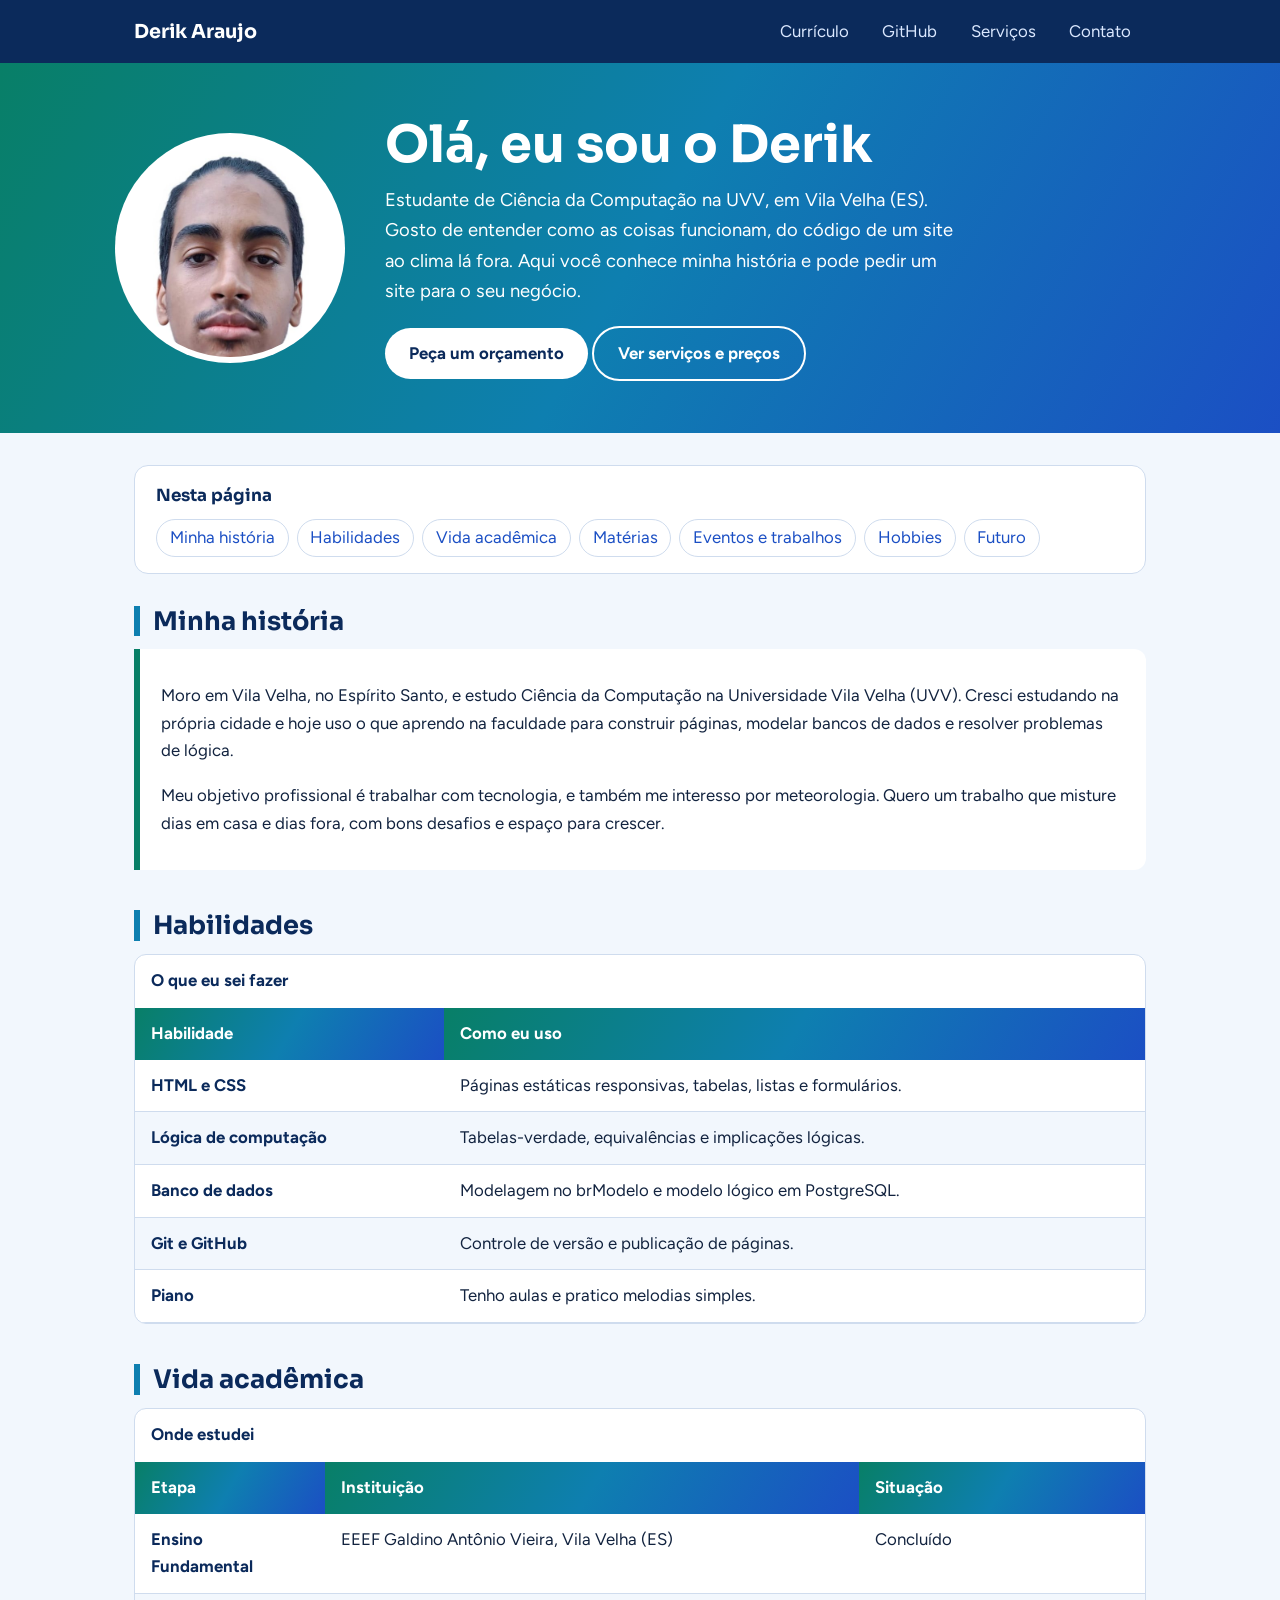
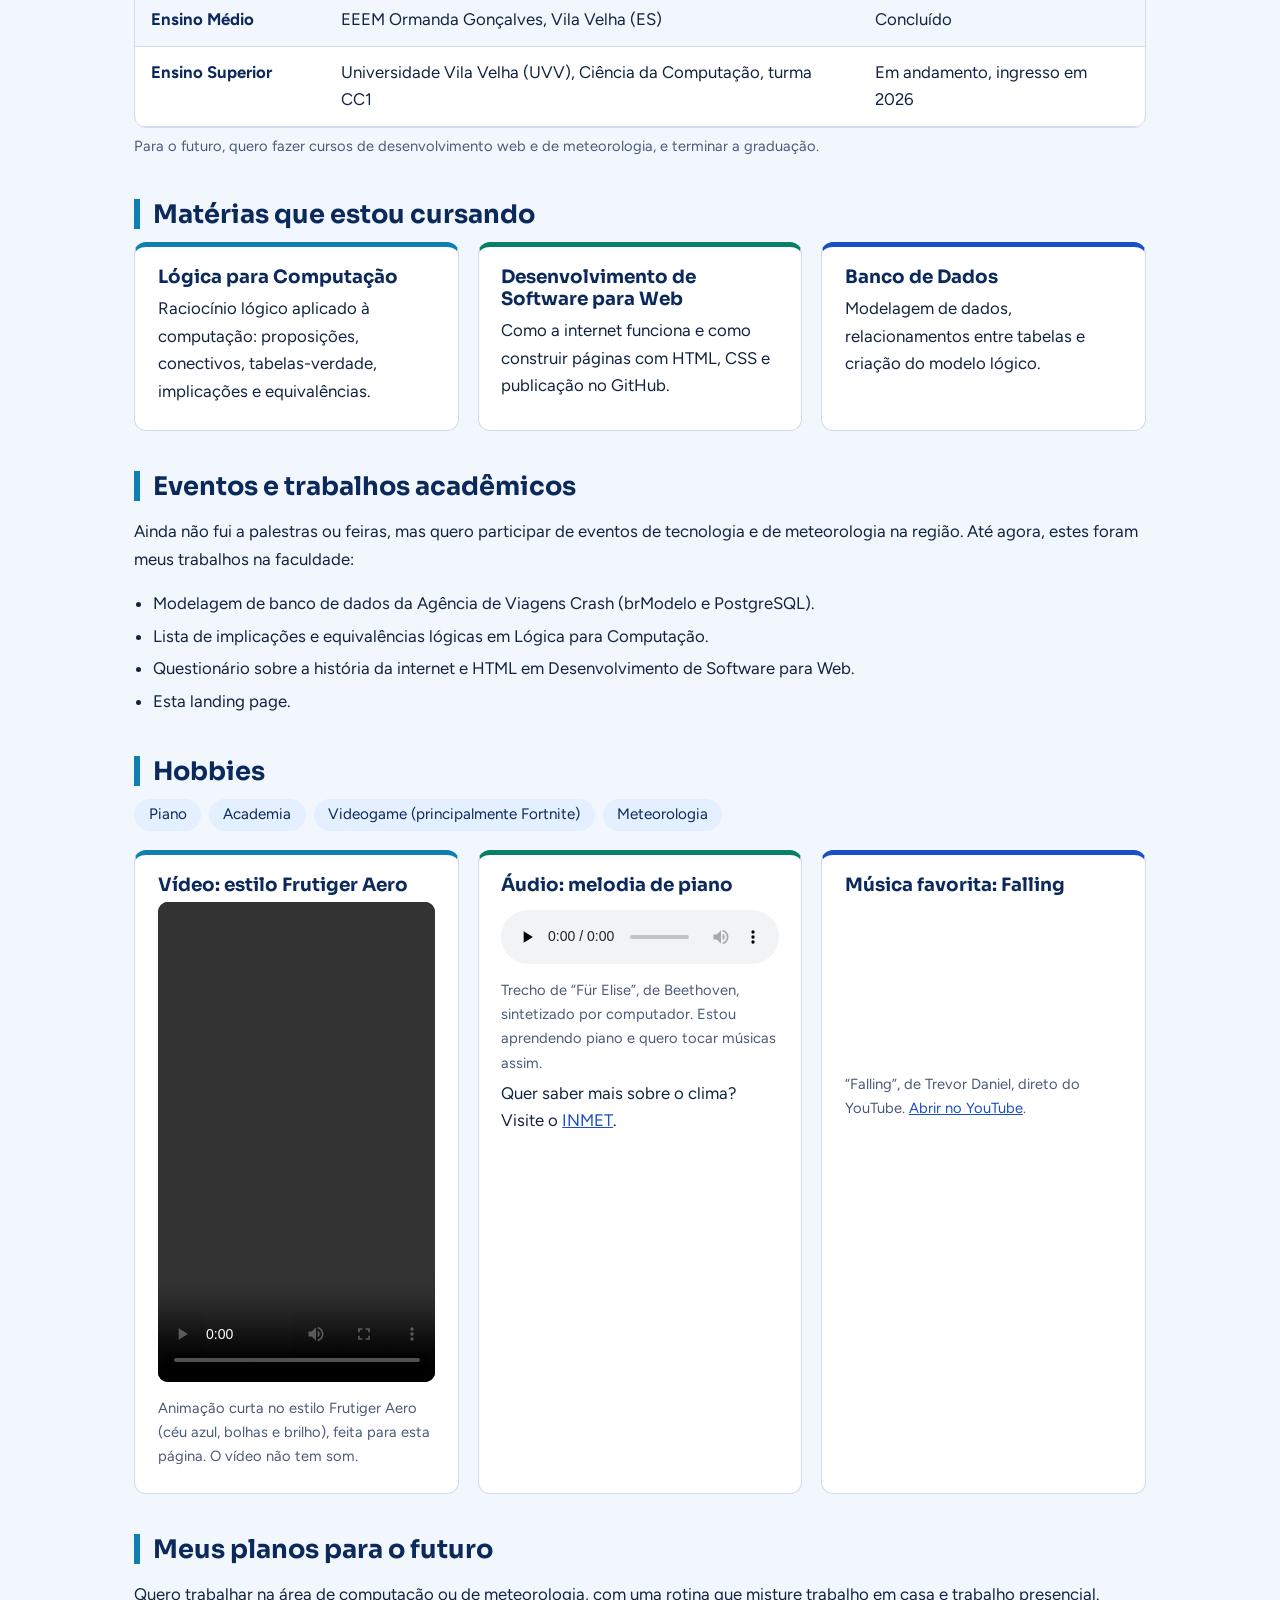
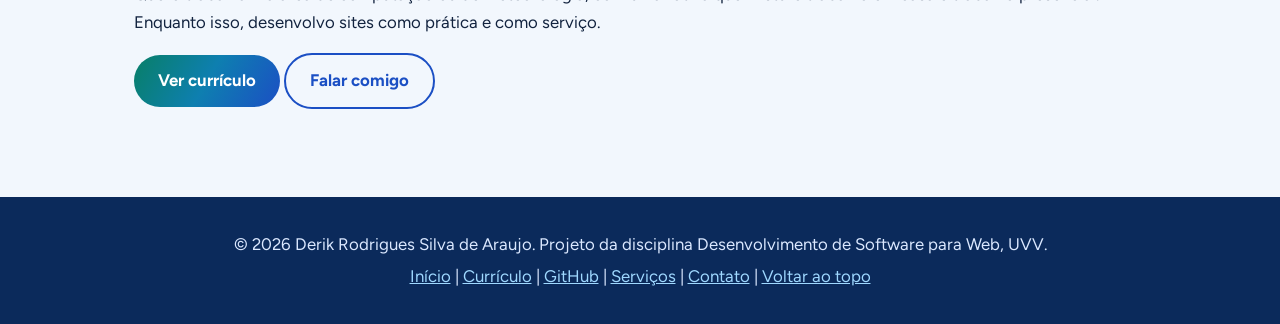
<file: index.html>
<!DOCTYPE html>
<html lang="pt-BR">
<head>
  <meta charset="UTF-8">
  <meta name="viewport" content="width=device-width, initial-scale=1">
  <title>Início | Derik Araujo</title>
  <meta name="description" content="Landing page de Derik Araujo, estudante de Ciência da Computação na UVV, com serviços de criação de sites.">
  <link rel="icon" href="data:image/svg+xml,%3Csvg xmlns='http://www.w3.org/2000/svg' viewBox='0 0 100 100'%3E%3Ctext y='.9em' font-size='90'%3E%F0%9F%8C%8A%3C/text%3E%3C/svg%3E">
  <link rel="preconnect" href="https://fonts.googleapis.com">
  <link rel="preconnect" href="https://fonts.gstatic.com" crossorigin>
  <link href="https://fonts.googleapis.com/css2?family=Figtree:wght@400;600;700&family=Sora:wght@600;700&display=swap" rel="stylesheet">
  <link rel="stylesheet" href="style.css">
</head>
<body id="topo">
  <header class="topo">
    <div class="topo-interno">
      <a class="marca" href="index.html">Derik Araujo</a>
      <nav class="menu" aria-label="Menu principal">
        <a href="curriculo.html">Currículo</a>
        <a href="github.html">GitHub</a>
        <a href="servicos.html">Serviços</a>
        <a href="contato.html">Contato</a>
      </nav>
    </div>
  </header>

  <section class="hero">
    <div class="hero-interno">
      <img class="foto" src="foto.jpg" alt="Foto de Derik Araujo" width="230" height="230">
      <div class="hero-texto">
        <h1>Olá, eu sou o Derik</h1>
        <p>Estudante de Ciência da Computação na UVV, em Vila Velha (ES). Gosto de entender como as coisas funcionam, do código de um site ao clima lá fora. Aqui você conhece minha história e pode pedir um site para o seu negócio.</p>
        <a class="botao" href="contato.html">Peça um orçamento</a>
        <a class="botao botao-claro" style="color:#fff;border-color:#fff" href="servicos.html">Ver serviços e preços</a>
      </div>
    </div>
  </section>

  <main class="container">
    <nav class="indice" aria-label="Seções desta página">
      <strong>Nesta página</strong>
      <ul>
        <li><a href="#historia">Minha história</a></li>
        <li><a href="#habilidades">Habilidades</a></li>
        <li><a href="#academico">Vida acadêmica</a></li>
        <li><a href="#materias">Matérias</a></li>
        <li><a href="#eventos">Eventos e trabalhos</a></li>
        <li><a href="#hobbies">Hobbies</a></li>
        <li><a href="#futuro">Futuro</a></li>
      </ul>
    </nav>

    <section class="secao" id="historia">
      <h2>Minha história</h2>
      <div class="destaque">
        <p>Moro em Vila Velha, no Espírito Santo, e estudo Ciência da Computação na Universidade Vila Velha (UVV). Cresci estudando na própria cidade e hoje uso o que aprendo na faculdade para construir páginas, modelar bancos de dados e resolver problemas de lógica.</p>
        <p>Meu objetivo profissional é trabalhar com tecnologia, e também me interesso por meteorologia. Quero um trabalho que misture dias em casa e dias fora, com bons desafios e espaço para crescer.</p>
      </div>
    </section>

    <section class="secao" id="habilidades">
      <h2>Habilidades</h2>
      <div class="tabela-rolagem">
        <table>
          <caption>O que eu sei fazer</caption>
          <thead>
            <tr><th scope="col">Habilidade</th><th scope="col">Como eu uso</th></tr>
          </thead>
          <tbody>
            <tr><th scope="row">HTML e CSS</th><td>Páginas estáticas responsivas, tabelas, listas e formulários.</td></tr>
            <tr><th scope="row">Lógica de computação</th><td>Tabelas-verdade, equivalências e implicações lógicas.</td></tr>
            <tr><th scope="row">Banco de dados</th><td>Modelagem no brModelo e modelo lógico em PostgreSQL.</td></tr>
            <tr><th scope="row">Git e GitHub</th><td>Controle de versão e publicação de páginas.</td></tr>
            <tr><th scope="row">Piano</th><td>Tenho aulas e pratico melodias simples.</td></tr>
          </tbody>
        </table>
      </div>
    </section>

    <section class="secao" id="academico">
      <h2>Vida acadêmica</h2>
      <div class="tabela-rolagem">
        <table>
          <caption>Onde estudei</caption>
          <thead>
            <tr><th scope="col">Etapa</th><th scope="col">Instituição</th><th scope="col">Situação</th></tr>
          </thead>
          <tbody>
            <tr><th scope="row">Ensino Fundamental</th><td>EEEF Galdino Antônio Vieira, Vila Velha (ES)</td><td>Concluído</td></tr>
            <tr><th scope="row">Ensino Médio</th><td>EEEM Ormanda Gonçalves, Vila Velha (ES)</td><td>Concluído</td></tr>
            <tr><th scope="row">Ensino Superior</th><td>Universidade Vila Velha (UVV), Ciência da Computação, turma CC1</td><td>Em andamento, ingresso em 2026</td></tr>
          </tbody>
        </table>
      </div>
      <p class="legenda">Para o futuro, quero fazer cursos de desenvolvimento web e de meteorologia, e terminar a graduação.</p>
    </section>

    <section class="secao" id="materias">
      <h2>Matérias que estou cursando</h2>
      <div class="grade">
        <article class="cartao">
          <h3>Lógica para Computação</h3>
          <p>Raciocínio lógico aplicado à computação: proposições, conectivos, tabelas-verdade, implicações e equivalências.</p>
        </article>
        <article class="cartao verde">
          <h3>Desenvolvimento de Software para Web</h3>
          <p>Como a internet funciona e como construir páginas com HTML, CSS e publicação no GitHub.</p>
        </article>
        <article class="cartao azul">
          <h3>Banco de Dados</h3>
          <p>Modelagem de dados, relacionamentos entre tabelas e criação do modelo lógico.</p>
        </article>
      </div>
    </section>

    <section class="secao" id="eventos">
      <h2>Eventos e trabalhos acadêmicos</h2>
      <p>Ainda não fui a palestras ou feiras, mas quero participar de eventos de tecnologia e de meteorologia na região. Até agora, estes foram meus trabalhos na faculdade:</p>
      <ul class="lista-simples">
        <li>Modelagem de banco de dados da Agência de Viagens Crash (brModelo e PostgreSQL).</li>
        <li>Lista de implicações e equivalências lógicas em Lógica para Computação.</li>
        <li>Questionário sobre a história da internet e HTML em Desenvolvimento de Software para Web.</li>
        <li>Esta landing page.</li>
      </ul>
    </section>

    <section class="secao" id="hobbies">
      <h2>Hobbies</h2>
      <ul class="etiquetas">
        <li>Piano</li><li>Academia</li><li>Videogame (principalmente Fortnite)</li><li>Meteorologia</li>
      </ul>
      <div class="midia" style="margin-top:1.2rem">
        <div class="cartao">
          <h3>Vídeo: estilo Frutiger Aero</h3>
          <video controls preload="metadata" width="854" height="480">
            <source src="video.mp4" type="video/mp4">
            Seu navegador não suporta vídeo.
          </video>
          <p class="legenda">Animação curta no estilo Frutiger Aero (céu azul, bolhas e brilho), feita para esta página. O vídeo não tem som.</p>
        </div>
        <div class="cartao verde">
          <h3>Áudio: melodia de piano</h3>
          <audio controls preload="none">
            <source src="melodia.mp3" type="audio/mpeg">
            Seu navegador não suporta áudio.
          </audio>
          <p class="legenda">Trecho de &ldquo;Für Elise&rdquo;, de Beethoven, sintetizado por computador. Estou aprendendo piano e quero tocar músicas assim.</p>
          <p>Quer saber mais sobre o clima? Visite o <a href="https://portal.inmet.gov.br" target="_blank" rel="noopener noreferrer">INMET</a>.</p>
        </div>
        <div class="cartao azul">
          <h3>Música favorita: Falling</h3>
          <iframe src="https://www.youtube.com/embed/vqEumEHjPQg" title="Trevor Daniel, Falling, no YouTube" loading="lazy" allow="encrypted-media; picture-in-picture" allowfullscreen style="border:0;width:100%;aspect-ratio:16/9;border-radius:10px"></iframe>
          <p class="legenda">&ldquo;Falling&rdquo;, de Trevor Daniel, direto do YouTube. <a href="https://www.youtube.com/watch?v=vqEumEHjPQg" target="_blank" rel="noopener noreferrer">Abrir no YouTube</a>.</p>
        </div>
      </div>
    </section>

    <section class="secao" id="futuro">
      <h2>Meus planos para o futuro</h2>
      <p>Quero trabalhar na área de computação ou de meteorologia, com uma rotina que misture trabalho em casa e trabalho presencial. Enquanto isso, desenvolvo sites como prática e como serviço.</p>
      <p>
        <a class="botao botao-cheio" href="curriculo.html">Ver currículo</a>
        <a class="botao botao-claro" href="contato.html">Falar comigo</a>
      </p>
    </section>
  </main>

  <footer class="rodape">
    <p>&copy; 2026 Derik Rodrigues Silva de Araujo. Projeto da disciplina Desenvolvimento de Software para Web, UVV.</p>
    <p>
      <a href="index.html">Início</a> |
      <a href="curriculo.html">Currículo</a> |
      <a href="github.html">GitHub</a> |
      <a href="servicos.html">Serviços</a> |
      <a href="contato.html">Contato</a> |
      <a href="#topo">Voltar ao topo</a>
    </p>
  </footer>
  <script src="script.js"></script>
</body>
</html>
</file>
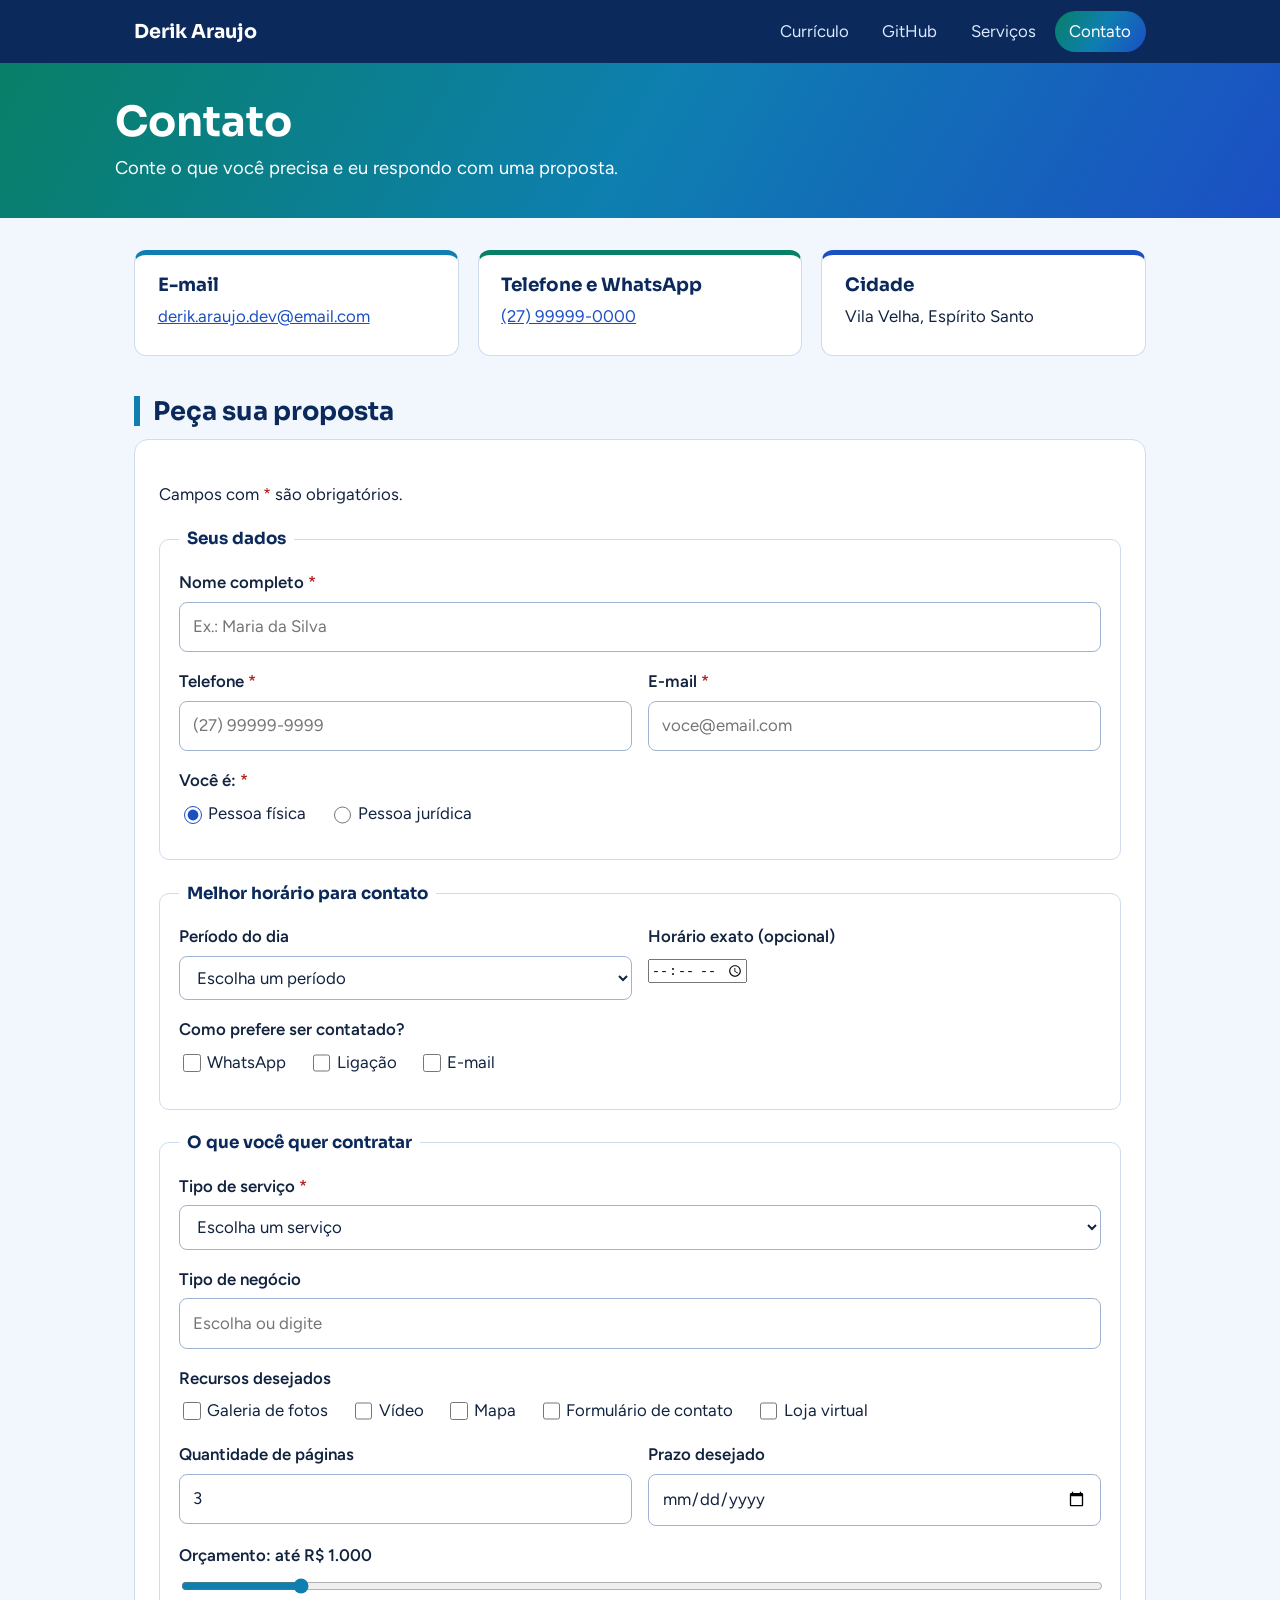
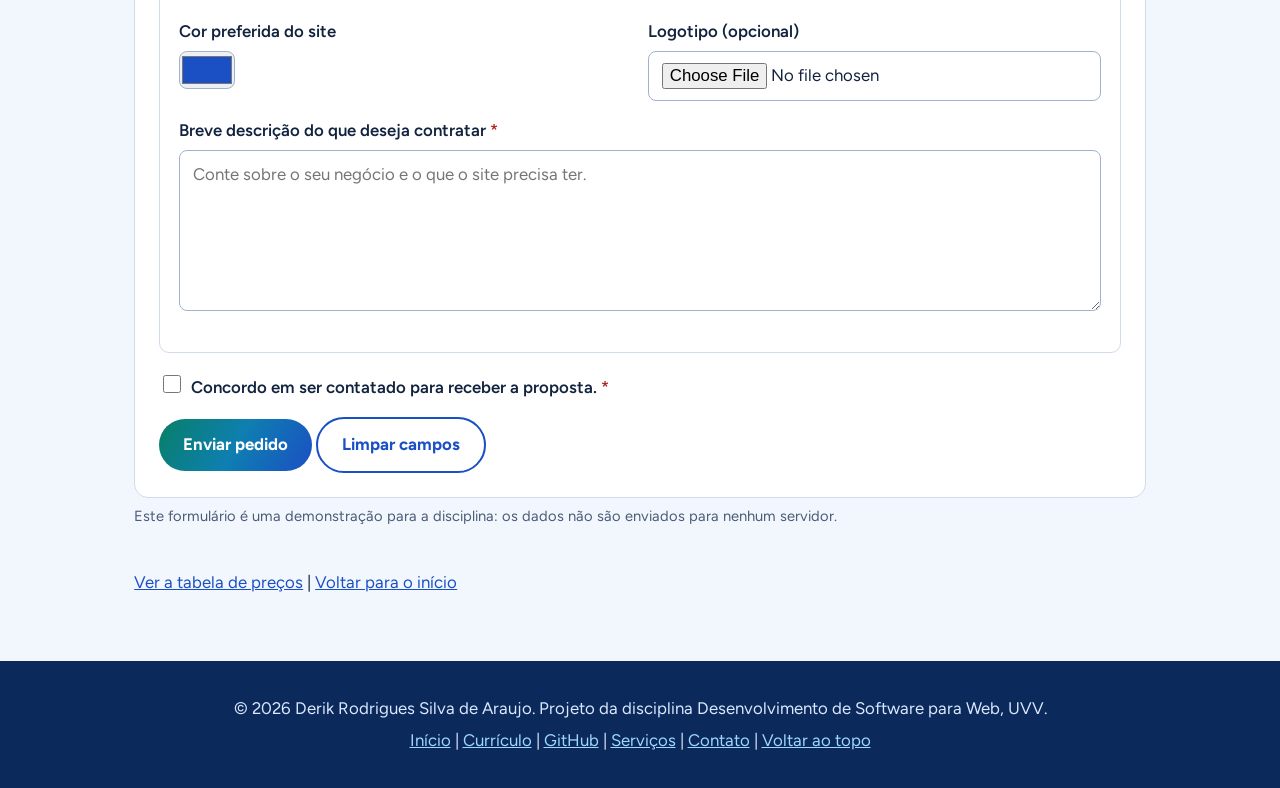
<file: contato.html>
<!DOCTYPE html>
<html lang="pt-BR">
<head>
  <meta charset="UTF-8">
  <meta name="viewport" content="width=device-width, initial-scale=1">
  <title>Contato | Derik Araujo</title>
  <meta name="description" content="Formulário de contato para pedir proposta de criação de site com Derik Araujo.">
  <link rel="icon" href="data:image/svg+xml,%3Csvg xmlns='http://www.w3.org/2000/svg' viewBox='0 0 100 100'%3E%3Ctext y='.9em' font-size='90'%3E%F0%9F%8C%8A%3C/text%3E%3C/svg%3E">
  <link rel="preconnect" href="https://fonts.googleapis.com">
  <link rel="preconnect" href="https://fonts.gstatic.com" crossorigin>
  <link href="https://fonts.googleapis.com/css2?family=Figtree:wght@400;600;700&family=Sora:wght@600;700&display=swap" rel="stylesheet">
  <link rel="stylesheet" href="style.css">
</head>
<body id="topo">
  <header class="topo">
    <div class="topo-interno">
      <a class="marca" href="index.html">Derik Araujo</a>
      <nav class="menu" aria-label="Menu principal">
        <a href="curriculo.html">Currículo</a>
        <a href="github.html">GitHub</a>
        <a href="servicos.html">Serviços</a>
        <a href="contato.html" aria-current="page">Contato</a>
      </nav>
    </div>
  </header>

  <section class="hero hero-simples">
    <div class="hero-interno">
      <div class="hero-texto">
        <h1>Contato</h1>
        <p>Conte o que você precisa e eu respondo com uma proposta.</p>
      </div>
    </div>
  </section>

  <main class="container">
    <section class="secao">
      <div class="grade">
        <article class="cartao">
          <h3>E-mail</h3>
          <p><a href="mailto:derik.araujo.dev@email.com">derik.araujo.dev@email.com</a></p>
        </article>
        <article class="cartao verde">
          <h3>Telefone e WhatsApp</h3>
          <p><a href="tel:+5527999990000">(27) 99999-0000</a></p>
        </article>
        <article class="cartao azul">
          <h3>Cidade</h3>
          <p>Vila Velha, Espírito Santo</p>
        </article>
      </div>
    </section>

    <section class="secao">
      <h2>Peça sua proposta</h2>
      <form class="formulario" id="form-contato" action="#" method="post">
        <p>Campos com <span class="obrigatorio">*</span> são obrigatórios.</p>

        <fieldset>
          <legend>Seus dados</legend>
          <div class="campo">
            <label for="nome">Nome completo <span class="obrigatorio">*</span></label>
            <input type="text" id="nome" name="nome" placeholder="Ex.: Maria da Silva" required>
          </div>
          <div class="campo-linha">
            <div class="campo">
              <label for="telefone">Telefone <span class="obrigatorio">*</span></label>
              <input type="tel" id="telefone" name="telefone" placeholder="(27) 99999-9999" required>
            </div>
            <div class="campo">
              <label for="email">E-mail <span class="obrigatorio">*</span></label>
              <input type="email" id="email" name="email" placeholder="voce@email.com" required>
            </div>
          </div>
          <div class="campo">
            <span class="rotulo">Você é: <span class="obrigatorio">*</span></span>
            <div class="opcoes">
              <label><input type="radio" name="pessoa" value="fisica" checked> Pessoa física</label>
              <label><input type="radio" name="pessoa" value="juridica"> Pessoa jurídica</label>
            </div>
          </div>
        </fieldset>

        <fieldset>
          <legend>Melhor horário para contato</legend>
          <div class="campo-linha">
            <div class="campo">
              <label for="periodo">Período do dia</label>
              <select id="periodo" name="periodo">
                <option value="">Escolha um período</option>
                <optgroup label="Dias úteis">
                  <option value="manha">Manhã (8h às 12h)</option>
                  <option value="tarde">Tarde (12h às 18h)</option>
                  <option value="noite">Noite (18h às 21h)</option>
                </optgroup>
                <optgroup label="Fim de semana">
                  <option value="sabado">Sábado</option>
                  <option value="domingo">Domingo</option>
                </optgroup>
              </select>
            </div>
            <div class="campo">
              <label for="hora">Horário exato (opcional)</label>
              <input type="time" id="hora" name="hora">
            </div>
          </div>
          <div class="campo">
            <span class="rotulo">Como prefere ser contatado?</span>
            <div class="opcoes">
              <label><input type="checkbox" name="canal" value="whatsapp"> WhatsApp</label>
              <label><input type="checkbox" name="canal" value="ligacao"> Ligação</label>
              <label><input type="checkbox" name="canal" value="email"> E-mail</label>
            </div>
          </div>
        </fieldset>

        <fieldset>
          <legend>O que você quer contratar</legend>
          <div class="campo">
            <label for="servico">Tipo de serviço <span class="obrigatorio">*</span></label>
            <select id="servico" name="servico" required>
              <option value="">Escolha um serviço</option>
              <option value="estatica-1-2">Página estática, 1 a 2 páginas</option>
              <option value="estatica-3-5">Página estática, 3 a 5 páginas</option>
              <option value="estatica-5-mais">Página estática, mais de 5 páginas</option>
              <option value="dinamica">Página dinâmica</option>
              <option value="avancada">Página super avançada</option>
            </select>
          </div>
          <div class="campo">
            <label for="negocio">Tipo de negócio</label>
            <input type="text" id="negocio" name="negocio" list="lista-negocios" placeholder="Escolha ou digite">
            <datalist id="lista-negocios">
              <option value="Restaurante"><option value="Academia"><option value="Livraria">
              <option value="Cafeteria"><option value="Escolinha de futebol"><option value="Escolinha de vôlei">
            </datalist>
          </div>
          <div class="campo">
            <span class="rotulo">Recursos desejados</span>
            <div class="opcoes">
              <label><input type="checkbox" name="recurso" value="galeria"> Galeria de fotos</label>
              <label><input type="checkbox" name="recurso" value="video"> Vídeo</label>
              <label><input type="checkbox" name="recurso" value="mapa"> Mapa</label>
              <label><input type="checkbox" name="recurso" value="formulario"> Formulário de contato</label>
              <label><input type="checkbox" name="recurso" value="loja"> Loja virtual</label>
            </div>
          </div>
          <div class="campo-linha">
            <div class="campo">
              <label for="paginas">Quantidade de páginas</label>
              <input type="number" id="paginas" name="paginas" min="1" max="50" value="3">
            </div>
            <div class="campo">
              <label for="prazo">Prazo desejado</label>
              <input type="date" id="prazo" name="prazo">
            </div>
          </div>
          <div class="campo">
            <label for="orcamento">Orçamento: até <output id="saida-orcamento" for="orcamento">R$ 1.000</output></label>
            <input type="range" id="orcamento" name="orcamento" min="300" max="6000" step="100" value="1000">
          </div>
          <div class="campo-linha">
            <div class="campo">
              <label for="cor">Cor preferida do site</label>
              <input type="color" id="cor" name="cor" value="#1b4fc4">
            </div>
            <div class="campo">
              <label for="logo">Logotipo (opcional)</label>
              <input type="file" id="logo" name="logo" accept="image/*">
            </div>
          </div>
          <div class="campo">
            <label for="descricao">Breve descrição do que deseja contratar <span class="obrigatorio">*</span></label>
            <textarea id="descricao" name="descricao" rows="5" maxlength="600" placeholder="Conte sobre o seu negócio e o que o site precisa ter." required></textarea>
          </div>
        </fieldset>

        <div class="campo">
          <label><input type="checkbox" name="aceite" required> Concordo em ser contatado para receber a proposta. <span class="obrigatorio">*</span></label>
        </div>

        <button class="botao botao-cheio" type="submit">Enviar pedido</button>
        <button class="botao botao-claro" type="reset">Limpar campos</button>

        <p class="mensagem" id="mensagem-ok" role="status" aria-live="polite"></p>
      </form>
      <p class="legenda">Este formulário é uma demonstração para a disciplina: os dados não são enviados para nenhum servidor.</p>
    </section>

    <p><a href="servicos.html">Ver a tabela de preços</a> | <a href="index.html">Voltar para o início</a></p>
  </main>

  <footer class="rodape">
    <p>&copy; 2026 Derik Rodrigues Silva de Araujo. Projeto da disciplina Desenvolvimento de Software para Web, UVV.</p>
    <p>
      <a href="index.html">Início</a> |
      <a href="curriculo.html">Currículo</a> |
      <a href="github.html">GitHub</a> |
      <a href="servicos.html">Serviços</a> |
      <a href="contato.html">Contato</a> |
      <a href="#topo">Voltar ao topo</a>
    </p>
  </footer>
  <script src="script.js"></script>
</body>
</html>
</file>
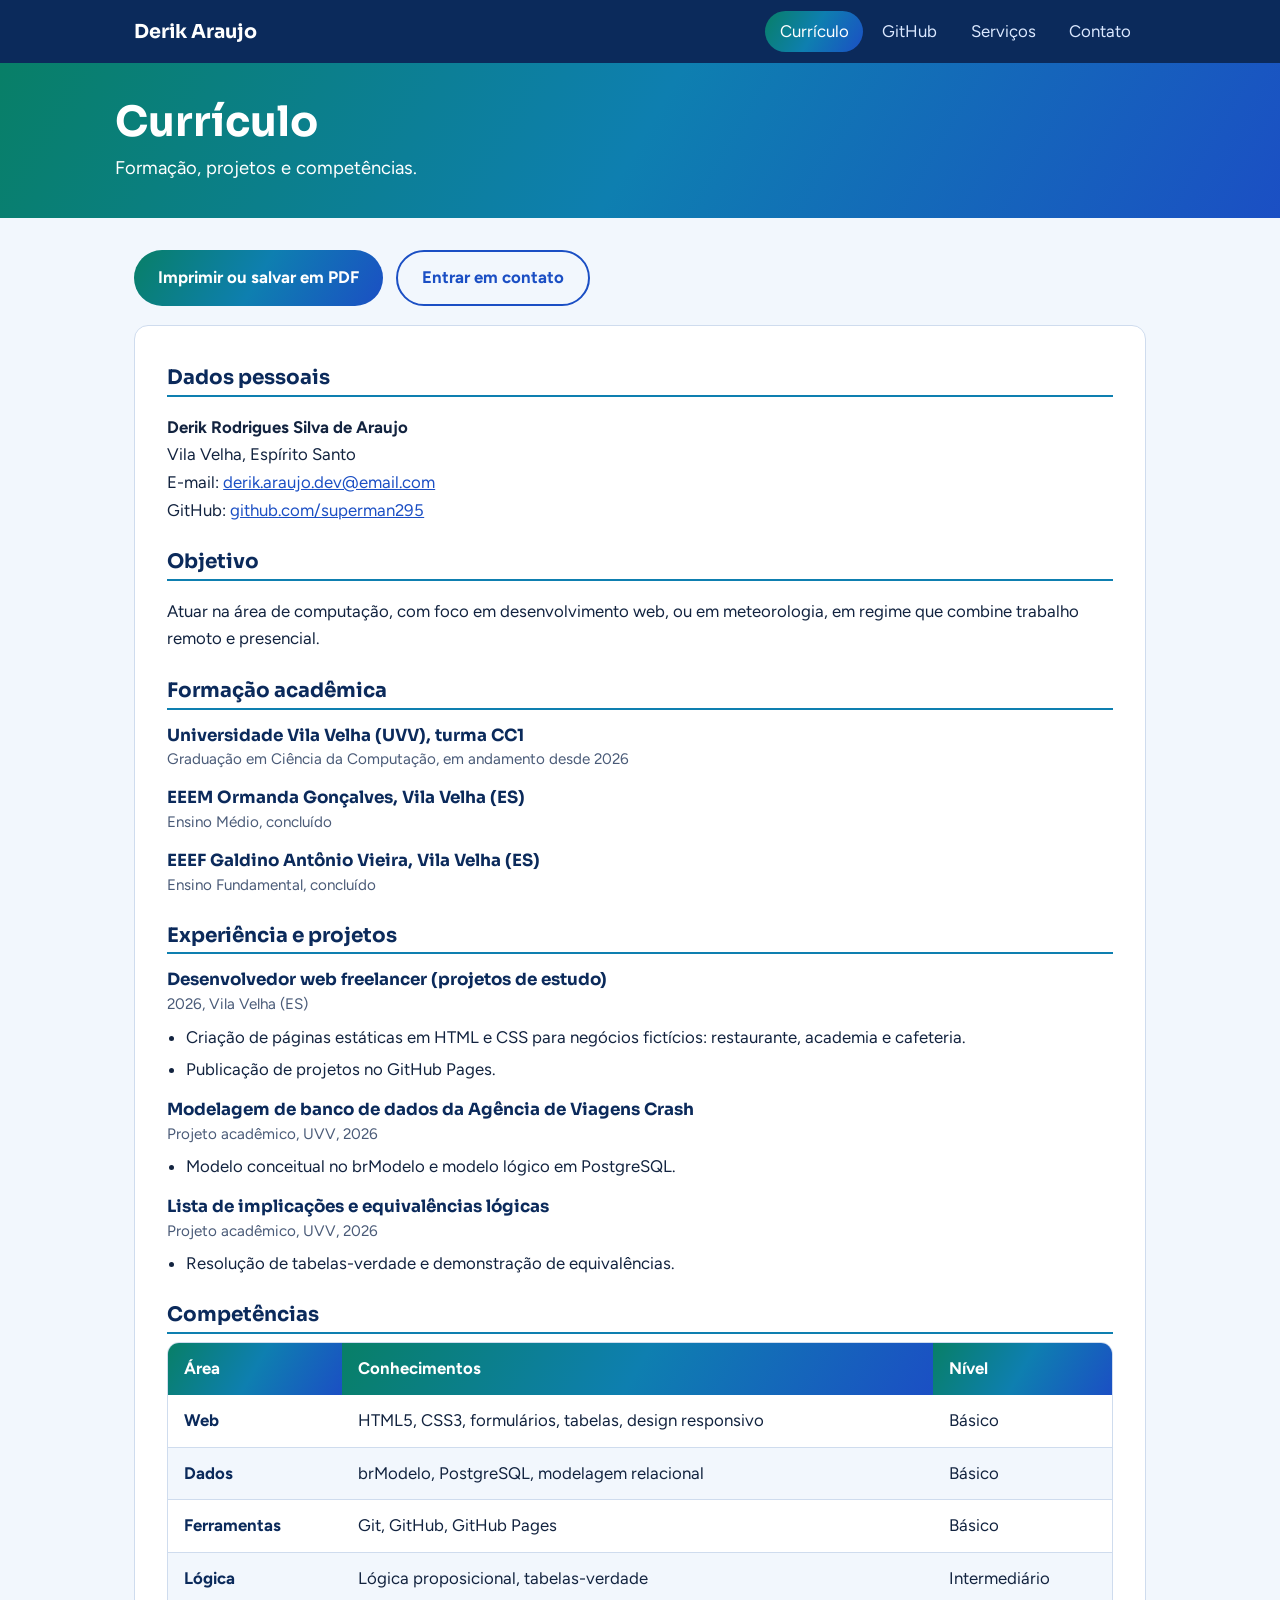
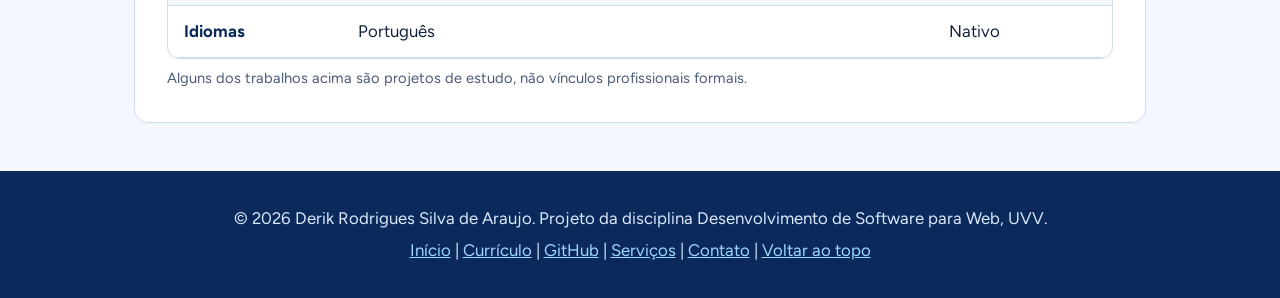
<file: curriculo.html>
<!DOCTYPE html>
<html lang="pt-BR">
<head>
  <meta charset="UTF-8">
  <meta name="viewport" content="width=device-width, initial-scale=1">
  <title>Currículo | Derik Araujo</title>
  <meta name="description" content="Currículo de Derik Araujo: formação, projetos e competências.">
  <link rel="icon" href="data:image/svg+xml,%3Csvg xmlns='http://www.w3.org/2000/svg' viewBox='0 0 100 100'%3E%3Ctext y='.9em' font-size='90'%3E%F0%9F%8C%8A%3C/text%3E%3C/svg%3E">
  <link rel="preconnect" href="https://fonts.googleapis.com">
  <link rel="preconnect" href="https://fonts.gstatic.com" crossorigin>
  <link href="https://fonts.googleapis.com/css2?family=Figtree:wght@400;600;700&family=Sora:wght@600;700&display=swap" rel="stylesheet">
  <link rel="stylesheet" href="style.css">
</head>
<body id="topo">
  <header class="topo">
    <div class="topo-interno">
      <a class="marca" href="index.html">Derik Araujo</a>
      <nav class="menu" aria-label="Menu principal">
        <a href="curriculo.html" aria-current="page">Currículo</a>
        <a href="github.html">GitHub</a>
        <a href="servicos.html">Serviços</a>
        <a href="contato.html">Contato</a>
      </nav>
    </div>
  </header>

  <section class="hero hero-simples">
    <div class="hero-interno">
      <div class="hero-texto">
        <h1>Currículo</h1>
        <p>Formação, projetos e competências.</p>
      </div>
    </div>
  </section>

  <main class="container">
    <div class="acoes">
      <button class="botao botao-cheio" type="button" id="btn-imprimir">Imprimir ou salvar em PDF</button>
      <a class="botao botao-claro" href="contato.html">Entrar em contato</a>
    </div>

    <article class="curriculo">
      <h2>Dados pessoais</h2>
      <p><strong>Derik Rodrigues Silva de Araujo</strong><br>
         Vila Velha, Espírito Santo<br>
         E-mail: <a href="mailto:derik.araujo.dev@email.com">derik.araujo.dev@email.com</a><br>
         GitHub: <a href="https://github.com/superman295" target="_blank" rel="noopener noreferrer">github.com/superman295</a></p>

      <h2>Objetivo</h2>
      <p>Atuar na área de computação, com foco em desenvolvimento web, ou em meteorologia, em regime que combine trabalho remoto e presencial.</p>

      <h2>Formação acadêmica</h2>
      <h3>Universidade Vila Velha (UVV), turma CC1</h3>
      <p class="periodo">Graduação em Ciência da Computação, em andamento desde 2026</p>
      <h3>EEEM Ormanda Gonçalves, Vila Velha (ES)</h3>
      <p class="periodo">Ensino Médio, concluído</p>
      <h3>EEEF Galdino Antônio Vieira, Vila Velha (ES)</h3>
      <p class="periodo">Ensino Fundamental, concluído</p>

      <h2>Experiência e projetos</h2>
      <h3>Desenvolvedor web freelancer (projetos de estudo)</h3>
      <p class="periodo">2026, Vila Velha (ES)</p>
      <ul class="lista-simples">
        <li>Criação de páginas estáticas em HTML e CSS para negócios fictícios: restaurante, academia e cafeteria.</li>
        <li>Publicação de projetos no GitHub Pages.</li>
      </ul>
      <h3>Modelagem de banco de dados da Agência de Viagens Crash</h3>
      <p class="periodo">Projeto acadêmico, UVV, 2026</p>
      <ul class="lista-simples">
        <li>Modelo conceitual no brModelo e modelo lógico em PostgreSQL.</li>
      </ul>
      <h3>Lista de implicações e equivalências lógicas</h3>
      <p class="periodo">Projeto acadêmico, UVV, 2026</p>
      <ul class="lista-simples">
        <li>Resolução de tabelas-verdade e demonstração de equivalências.</li>
      </ul>

      <h2>Competências</h2>
      <div class="tabela-rolagem">
        <table>
          <thead><tr><th scope="col">Área</th><th scope="col">Conhecimentos</th><th scope="col">Nível</th></tr></thead>
          <tbody>
            <tr><th scope="row">Web</th><td>HTML5, CSS3, formulários, tabelas, design responsivo</td><td>Básico</td></tr>
            <tr><th scope="row">Dados</th><td>brModelo, PostgreSQL, modelagem relacional</td><td>Básico</td></tr>
            <tr><th scope="row">Ferramentas</th><td>Git, GitHub, GitHub Pages</td><td>Básico</td></tr>
            <tr><th scope="row">Lógica</th><td>Lógica proposicional, tabelas-verdade</td><td>Intermediário</td></tr>
            <tr><th scope="row">Idiomas</th><td>Português</td><td>Nativo</td></tr>
          </tbody>
        </table>
      </div>
      <p class="legenda">Alguns dos trabalhos acima são projetos de estudo, não vínculos profissionais formais.</p>
    </article>
  </main>

  <footer class="rodape">
    <p>&copy; 2026 Derik Rodrigues Silva de Araujo. Projeto da disciplina Desenvolvimento de Software para Web, UVV.</p>
    <p>
      <a href="index.html">Início</a> |
      <a href="curriculo.html">Currículo</a> |
      <a href="github.html">GitHub</a> |
      <a href="servicos.html">Serviços</a> |
      <a href="contato.html">Contato</a> |
      <a href="#topo">Voltar ao topo</a>
    </p>
  </footer>
  <script src="script.js"></script>
</body>
</html>
</file>
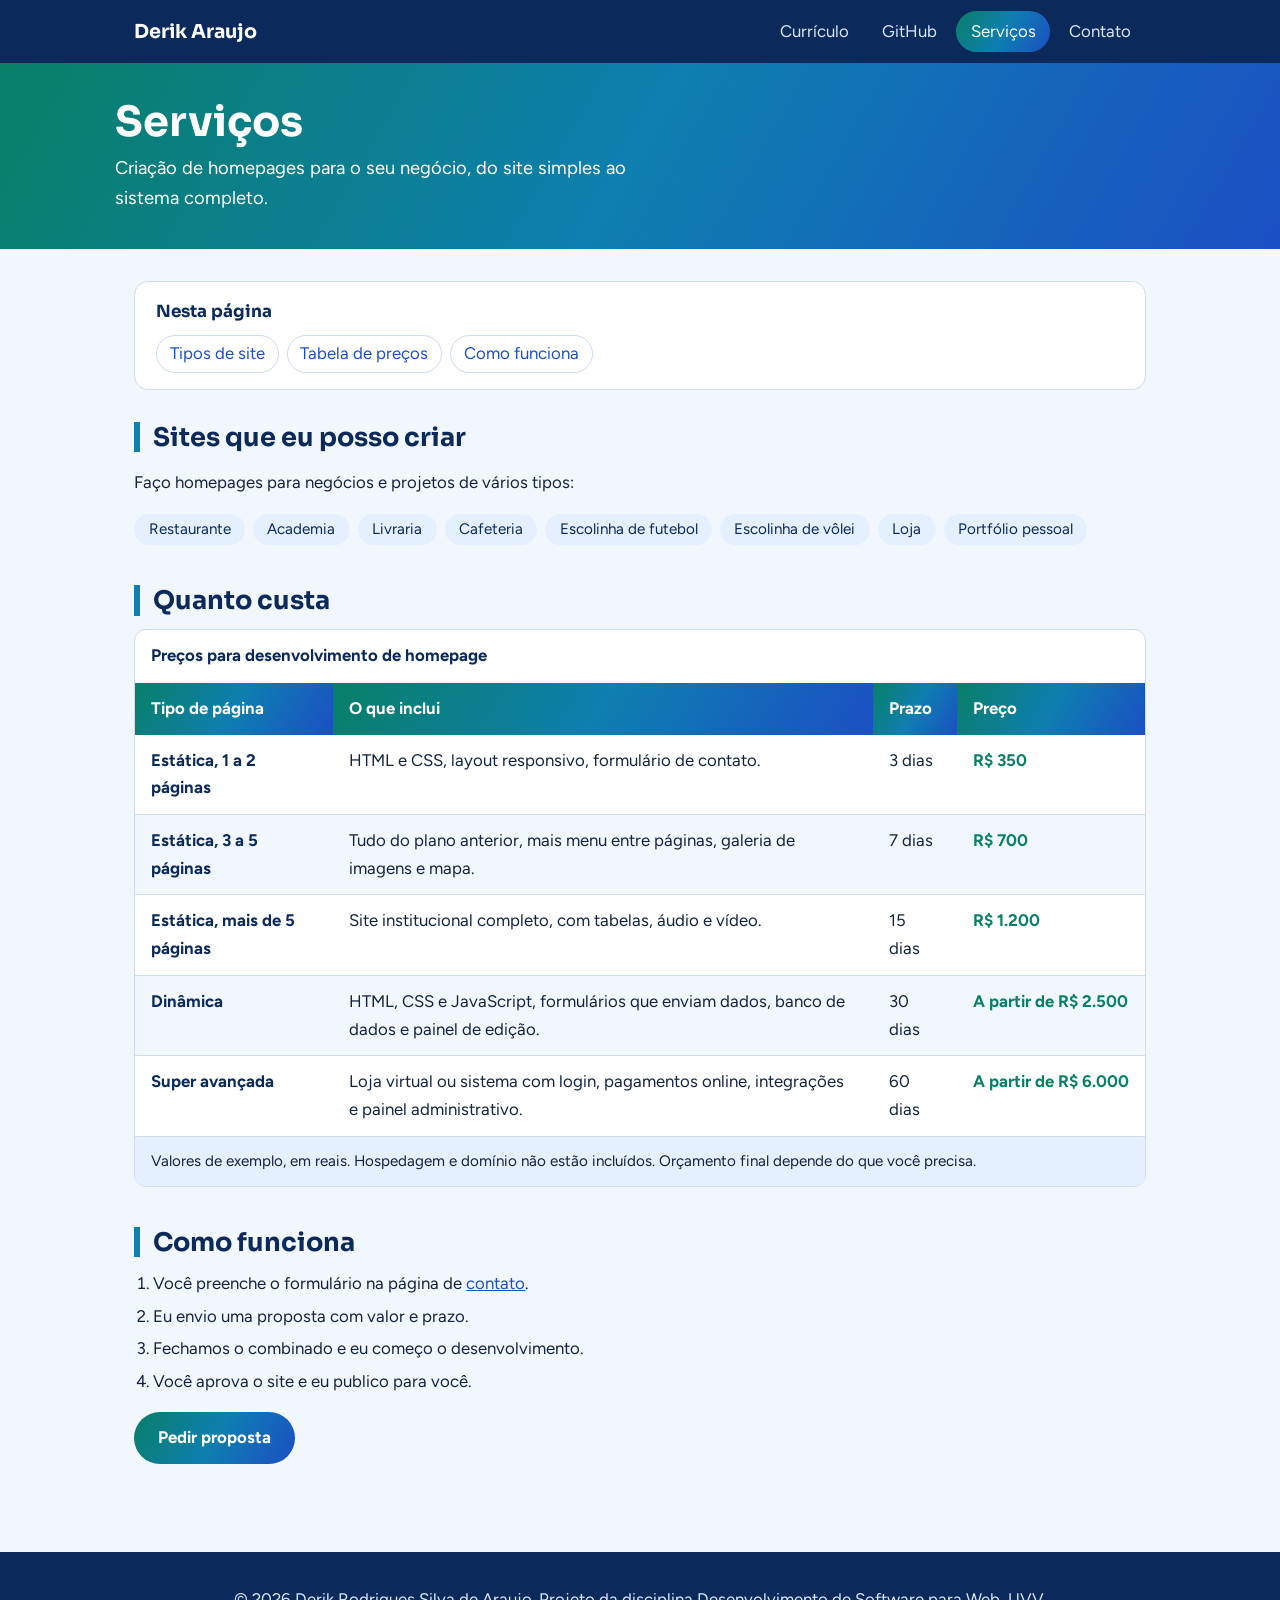
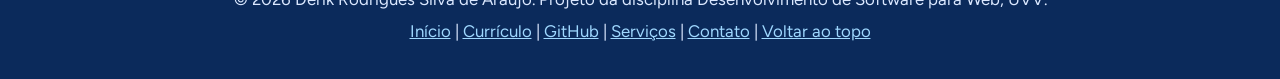
<file: servicos.html>
<!DOCTYPE html>
<html lang="pt-BR">
<head>
  <meta charset="UTF-8">
  <meta name="viewport" content="width=device-width, initial-scale=1">
  <title>Serviços | Derik Araujo</title>
  <meta name="description" content="Serviços de criação de homepage por Derik Araujo, com tabela de preços para sites estáticos, dinâmicos e avançados.">
  <link rel="icon" href="data:image/svg+xml,%3Csvg xmlns='http://www.w3.org/2000/svg' viewBox='0 0 100 100'%3E%3Ctext y='.9em' font-size='90'%3E%F0%9F%8C%8A%3C/text%3E%3C/svg%3E">
  <link rel="preconnect" href="https://fonts.googleapis.com">
  <link rel="preconnect" href="https://fonts.gstatic.com" crossorigin>
  <link href="https://fonts.googleapis.com/css2?family=Figtree:wght@400;600;700&family=Sora:wght@600;700&display=swap" rel="stylesheet">
  <link rel="stylesheet" href="style.css">
</head>
<body id="topo">
  <header class="topo">
    <div class="topo-interno">
      <a class="marca" href="index.html">Derik Araujo</a>
      <nav class="menu" aria-label="Menu principal">
        <a href="curriculo.html">Currículo</a>
        <a href="github.html">GitHub</a>
        <a href="servicos.html" aria-current="page">Serviços</a>
        <a href="contato.html">Contato</a>
      </nav>
    </div>
  </header>

  <section class="hero hero-simples">
    <div class="hero-interno">
      <div class="hero-texto">
        <h1>Serviços</h1>
        <p>Criação de homepages para o seu negócio, do site simples ao sistema completo.</p>
      </div>
    </div>
  </section>

  <main class="container">
    <nav class="indice" aria-label="Seções desta página">
      <strong>Nesta página</strong>
      <ul>
        <li><a href="#tipos">Tipos de site</a></li>
        <li><a href="#precos">Tabela de preços</a></li>
        <li><a href="#como">Como funciona</a></li>
      </ul>
    </nav>

    <section class="secao" id="tipos">
      <h2>Sites que eu posso criar</h2>
      <p>Faço homepages para negócios e projetos de vários tipos:</p>
      <ul class="etiquetas">
        <li>Restaurante</li><li>Academia</li><li>Livraria</li><li>Cafeteria</li>
        <li>Escolinha de futebol</li><li>Escolinha de vôlei</li><li>Loja</li><li>Portfólio pessoal</li>
      </ul>
    </section>

    <section class="secao" id="precos">
      <h2>Quanto custa</h2>
      <div class="tabela-rolagem">
        <table>
          <caption>Preços para desenvolvimento de homepage</caption>
          <thead>
            <tr>
              <th scope="col">Tipo de página</th>
              <th scope="col">O que inclui</th>
              <th scope="col">Prazo</th>
              <th scope="col">Preço</th>
            </tr>
          </thead>
          <tbody>
            <tr><th scope="row">Estática, 1 a 2 páginas</th><td>HTML e CSS, layout responsivo, formulário de contato.</td><td>3 dias</td><td class="preco">R$ 350</td></tr>
            <tr><th scope="row">Estática, 3 a 5 páginas</th><td>Tudo do plano anterior, mais menu entre páginas, galeria de imagens e mapa.</td><td>7 dias</td><td class="preco">R$ 700</td></tr>
            <tr><th scope="row">Estática, mais de 5 páginas</th><td>Site institucional completo, com tabelas, áudio e vídeo.</td><td>15 dias</td><td class="preco">R$ 1.200</td></tr>
            <tr><th scope="row">Dinâmica</th><td>HTML, CSS e JavaScript, formulários que enviam dados, banco de dados e painel de edição.</td><td>30 dias</td><td class="preco">A partir de R$ 2.500</td></tr>
            <tr><th scope="row">Super avançada</th><td>Loja virtual ou sistema com login, pagamentos online, integrações e painel administrativo.</td><td>60 dias</td><td class="preco">A partir de R$ 6.000</td></tr>
          </tbody>
          <tfoot>
            <tr><td colspan="4">Valores de exemplo, em reais. Hospedagem e domínio não estão incluídos. Orçamento final depende do que você precisa.</td></tr>
          </tfoot>
        </table>
      </div>
    </section>

    <section class="secao" id="como">
      <h2>Como funciona</h2>
      <ol class="lista-simples">
        <li>Você preenche o formulário na página de <a href="contato.html">contato</a>.</li>
        <li>Eu envio uma proposta com valor e prazo.</li>
        <li>Fechamos o combinado e eu começo o desenvolvimento.</li>
        <li>Você aprova o site e eu publico para você.</li>
      </ol>
      <p><a class="botao botao-cheio" href="contato.html">Pedir proposta</a></p>
    </section>
  </main>

  <footer class="rodape">
    <p>&copy; 2026 Derik Rodrigues Silva de Araujo. Projeto da disciplina Desenvolvimento de Software para Web, UVV.</p>
    <p>
      <a href="index.html">Início</a> |
      <a href="curriculo.html">Currículo</a> |
      <a href="github.html">GitHub</a> |
      <a href="servicos.html">Serviços</a> |
      <a href="contato.html">Contato</a> |
      <a href="#topo">Voltar ao topo</a>
    </p>
  </footer>
  <script src="script.js"></script>
</body>
</html>
</file>
<file: style.css>
/* ==========================================================
   Landing page do Derik Araujo
   Paleta: azul com transição suave de verde para azul
   ========================================================== */

:root {
  --verde: #087f67;
  --azul-medio: #0e7fb0;
  --azul: #1b4fc4;
  --azul-profundo: #0b2a5b;
  --fundo: #f2f7fd;
  --texto: #12233f;
  --texto-suave: #4a5b78;
  --borda: #cfdcee;
  --branco: #ffffff;
  /* gradiente principal: verde -> azul */
  --gradiente: linear-gradient(120deg, var(--verde) 0%, var(--azul-medio) 50%, var(--azul) 100%);
}

* { box-sizing: border-box; }

html { scroll-behavior: smooth; }

body {
  margin: 0;
  font-family: "Figtree", "Segoe UI", Arial, sans-serif;
  font-size: 1.05rem;
  line-height: 1.65;
  color: var(--texto);
  background: var(--fundo);
}

h1, h2, h3 {
  font-family: "Sora", "Segoe UI", Arial, sans-serif;
  line-height: 1.2;
  color: var(--azul-profundo);
}

img, video, iframe { max-width: 100%; }

a { color: var(--azul); }
a:focus-visible, button:focus-visible, input:focus-visible,
select:focus-visible, textarea:focus-visible, summary:focus-visible {
  outline: 3px solid #f5b700;
  outline-offset: 2px;
}

/* ---------- Topo e menu ---------- */
.topo {
  background: var(--azul-profundo);
  position: sticky;
  top: 0;
  z-index: 10;
}
.topo-interno {
  max-width: 1050px;
  margin: 0 auto;
  padding: 0.7rem 1.2rem;
  display: flex;
  align-items: center;
  justify-content: space-between;
  flex-wrap: wrap;
  gap: 0.5rem 1.5rem;
}
.marca {
  font-family: "Sora", Arial, sans-serif;
  font-weight: 700;
  font-size: 1.2rem;
  color: var(--branco);
  text-decoration: none;
}
.menu { display: flex; flex-wrap: wrap; gap: 0.3rem; }
.menu a {
  color: #dbe8ff;
  text-decoration: none;
  padding: 0.4rem 0.9rem;
  border-radius: 999px;
}
.menu a:hover { background: rgba(255, 255, 255, 0.14); color: var(--branco); }
.menu a[aria-current="page"] { background: var(--gradiente); color: var(--branco); }

/* ---------- Faixa de título (hero) ---------- */
.hero {
  background: var(--gradiente);
  color: var(--branco);
  padding: 3.2rem 1.2rem;
}
.hero-interno {
  max-width: 1050px;
  margin: 0 auto;
  display: flex;
  align-items: center;
  gap: 2.5rem;
  flex-wrap: wrap;
}
.hero h1 { color: var(--branco); font-size: clamp(2rem, 5vw, 3.2rem); margin: 0 0 0.6rem; }
.hero p { max-width: 36rem; margin: 0 0 1.2rem; font-size: 1.15rem; }
.hero-texto { flex: 1 1 320px; }
.hero-simples { padding: 2.2rem 1.2rem; }
.hero-simples h1 { margin: 0 0 0.3rem; font-size: clamp(1.8rem, 4vw, 2.6rem); }
.hero-simples p { margin: 0; }

.foto {
  width: 230px;
  height: 230px;
  object-fit: cover;
  object-position: top;
  border-radius: 50%;
  border: 6px solid rgba(255, 255, 255, 0.85);
  background: var(--branco);
}

/* ---------- Botões ---------- */
.botao {
  display: inline-block;
  padding: 0.75rem 1.5rem;
  border: 0;
  border-radius: 999px;
  background: var(--branco);
  color: var(--azul-profundo);
  font: inherit;
  font-weight: 700;
  text-decoration: none;
  cursor: pointer;
}
.botao:hover { background: #e4efff; }
.botao-cheio { background: var(--gradiente); color: var(--branco); }
.botao-cheio:hover { background: var(--gradiente); filter: brightness(1.1); }
.botao-claro { background: transparent; color: var(--azul); border: 2px solid var(--azul); }
.botao-claro:hover { background: #e4efff; }

/* ---------- Conteúdo ---------- */
.container { max-width: 1050px; margin: 0 auto; padding: 2rem 1.2rem 3rem; }

.indice {
  background: var(--branco);
  border: 1px solid var(--borda);
  border-radius: 14px;
  padding: 1rem 1.3rem;
  margin-bottom: 2rem;
}
.indice strong { font-family: "Sora", Arial, sans-serif; color: var(--azul-profundo); }
.indice ul { list-style: none; margin: 0.6rem 0 0; padding: 0; display: flex; flex-wrap: wrap; gap: 0.5rem; }
.indice a {
  display: inline-block;
  padding: 0.25rem 0.8rem;
  border: 1px solid var(--borda);
  border-radius: 999px;
  text-decoration: none;
}
.indice a:hover { background: #e4efff; }

.secao { margin-bottom: 2.5rem; scroll-margin-top: 5rem; }
.secao h2 {
  font-size: 1.6rem;
  margin: 0 0 0.8rem;
  padding-left: 0.8rem;
  border-left: 6px solid var(--azul-medio);
}

.grade { display: grid; grid-template-columns: repeat(auto-fit, minmax(260px, 1fr)); gap: 1.2rem; }

.cartao {
  background: var(--branco);
  border: 1px solid var(--borda);
  border-top: 5px solid var(--azul-medio);
  border-radius: 12px;
  padding: 1.2rem 1.4rem;
}
.cartao h3 { margin: 0 0 0.4rem; font-size: 1.15rem; }
.cartao p { margin: 0.3rem 0; }
.cartao.verde { border-top-color: var(--verde); }
.cartao.azul { border-top-color: var(--azul); }

.destaque {
  background: var(--branco);
  border-left: 6px solid var(--verde);
  border-radius: 0 12px 12px 0;
  padding: 1rem 1.3rem;
}

.midia { display: grid; grid-template-columns: repeat(auto-fit, minmax(300px, 1fr)); gap: 1.2rem; }
.midia video { width: 100%; border-radius: 10px; background: #000; }
.midia audio { width: 100%; margin-top: 0.5rem; }
.legenda { color: var(--texto-suave); font-size: 0.92rem; margin: 0.4rem 0 0; }

/* ---------- Tabelas ---------- */
.tabela-rolagem { overflow-x: auto; border-radius: 12px; border: 1px solid var(--borda); background: var(--branco); }
table { width: 100%; border-collapse: collapse; min-width: 480px; }
caption { text-align: left; padding: 0.8rem 1rem; font-weight: 700; color: var(--azul-profundo); }
th, td { padding: 0.75rem 1rem; text-align: left; border-bottom: 1px solid var(--borda); vertical-align: top; }
thead th { background: var(--gradiente); color: var(--branco); border-bottom: 0; }
tbody tr:nth-child(even) { background: #f2f7fd; }
tbody tr:hover { background: #e4efff; }
tbody th { font-weight: 700; color: var(--azul-profundo); }
tfoot td, tfoot th { background: #e4efff; font-size: 0.95rem; border-bottom: 0; }
.preco { font-weight: 700; color: var(--verde); white-space: nowrap; }

/* ---------- Listas ---------- */
.lista-simples { padding-left: 1.2rem; margin: 0.4rem 0; }
.lista-simples li { margin-bottom: 0.3rem; }
.etiquetas { list-style: none; padding: 0; margin: 0.6rem 0 0; display: flex; flex-wrap: wrap; gap: 0.5rem; }
.etiquetas li {
  background: #e4efff;
  color: var(--azul-profundo);
  border-radius: 999px;
  padding: 0.2rem 0.9rem;
  font-size: 0.95rem;
}

/* ---------- Currículo ---------- */
.curriculo {
  background: var(--branco);
  border: 1px solid var(--borda);
  border-radius: 14px;
  padding: 2rem;
}
.curriculo h2 { font-size: 1.25rem; margin: 1.6rem 0 0.5rem; padding-bottom: 0.3rem; border-bottom: 2px solid var(--azul-medio); }
.curriculo h2:first-of-type { margin-top: 0.5rem; }
.curriculo h3 { font-size: 1.05rem; margin: 1rem 0 0.1rem; }
.curriculo .periodo { color: var(--texto-suave); font-size: 0.95rem; margin: 0; }
.acoes { display: flex; flex-wrap: wrap; gap: 0.8rem; margin-bottom: 1.2rem; }

/* ---------- GitHub ---------- */
.github-topo { display: flex; align-items: center; gap: 1.5rem; flex-wrap: wrap; }
.avatar-github { width: 150px; height: 150px; border-radius: 50%; border: 4px solid var(--azul-medio); background: var(--branco); }
.print-github { border-radius: 12px; border: 1px solid var(--borda); }

/* ---------- Formulário ---------- */
.formulario { background: var(--branco); border: 1px solid var(--borda); border-radius: 14px; padding: 1.5rem; }
fieldset { border: 1px solid var(--borda); border-radius: 10px; margin: 0 0 1.2rem; padding: 1rem 1.2rem; }
legend { font-family: "Sora", Arial, sans-serif; font-weight: 700; color: var(--azul-profundo); padding: 0 0.5rem; }
.campo { margin-bottom: 1rem; }
.campo label, .campo .rotulo { display: block; font-weight: 600; margin-bottom: 0.3rem; }
.campo-linha { display: grid; grid-template-columns: repeat(auto-fit, minmax(220px, 1fr)); gap: 1rem; }
input[type="text"], input[type="tel"], input[type="email"], input[type="date"],
input[type="number"], input[type="file"], select, textarea {
  width: 100%;
  padding: 0.65rem 0.8rem;
  border: 1px solid #9fb3d1;
  border-radius: 8px;
  font: inherit;
  background: var(--branco);
  color: var(--texto);
}
input[type="color"] { width: 3.5rem; height: 2.4rem; padding: 0; border: 1px solid #9fb3d1; border-radius: 8px; }
input[type="range"] { width: 100%; accent-color: var(--azul-medio); }
input[type="radio"], input[type="checkbox"] { accent-color: var(--azul); width: 1.1rem; height: 1.1rem; margin-right: 0.4rem; }
.opcoes { display: flex; flex-wrap: wrap; gap: 0.4rem 1.4rem; }
.opcoes label { font-weight: 400; display: inline-flex; align-items: center; margin: 0; }
.obrigatorio { color: #b3261e; }
.mensagem {
  display: none;
  margin-top: 1rem;
  padding: 1rem 1.2rem;
  border-radius: 10px;
  background: #e1f6ee;
  border: 1px solid var(--verde);
  color: #064d3d;
}
.mensagem.visivel { display: block; }

/* ---------- Rodapé ---------- */
.rodape { background: var(--azul-profundo); color: #dbe8ff; padding: 1.8rem 1.2rem; text-align: center; }
.rodape a { color: #9fd8ff; }
.rodape p { margin: 0.3rem 0; }

/* ---------- Telas menores (celular) ---------- */
@media (max-width: 640px) {
  body { font-size: 1rem; }
  .hero { padding: 2rem 1.2rem; }
  .hero-interno { justify-content: center; text-align: center; }
  .hero p { margin-left: auto; margin-right: auto; }
  .foto { width: 180px; height: 180px; }
  .curriculo { padding: 1.2rem; }
  .topo-interno { justify-content: center; }
  .topo { position: static; }
}

/* ---------- Impressão do currículo ---------- */
@media print {
  .topo, .rodape, .acoes, .hero { display: none; }
  body { background: var(--branco); }
  .curriculo { border: 0; padding: 0; }
}

@media (prefers-reduced-motion: reduce) {
  html { scroll-behavior: auto; }
}
</file>
